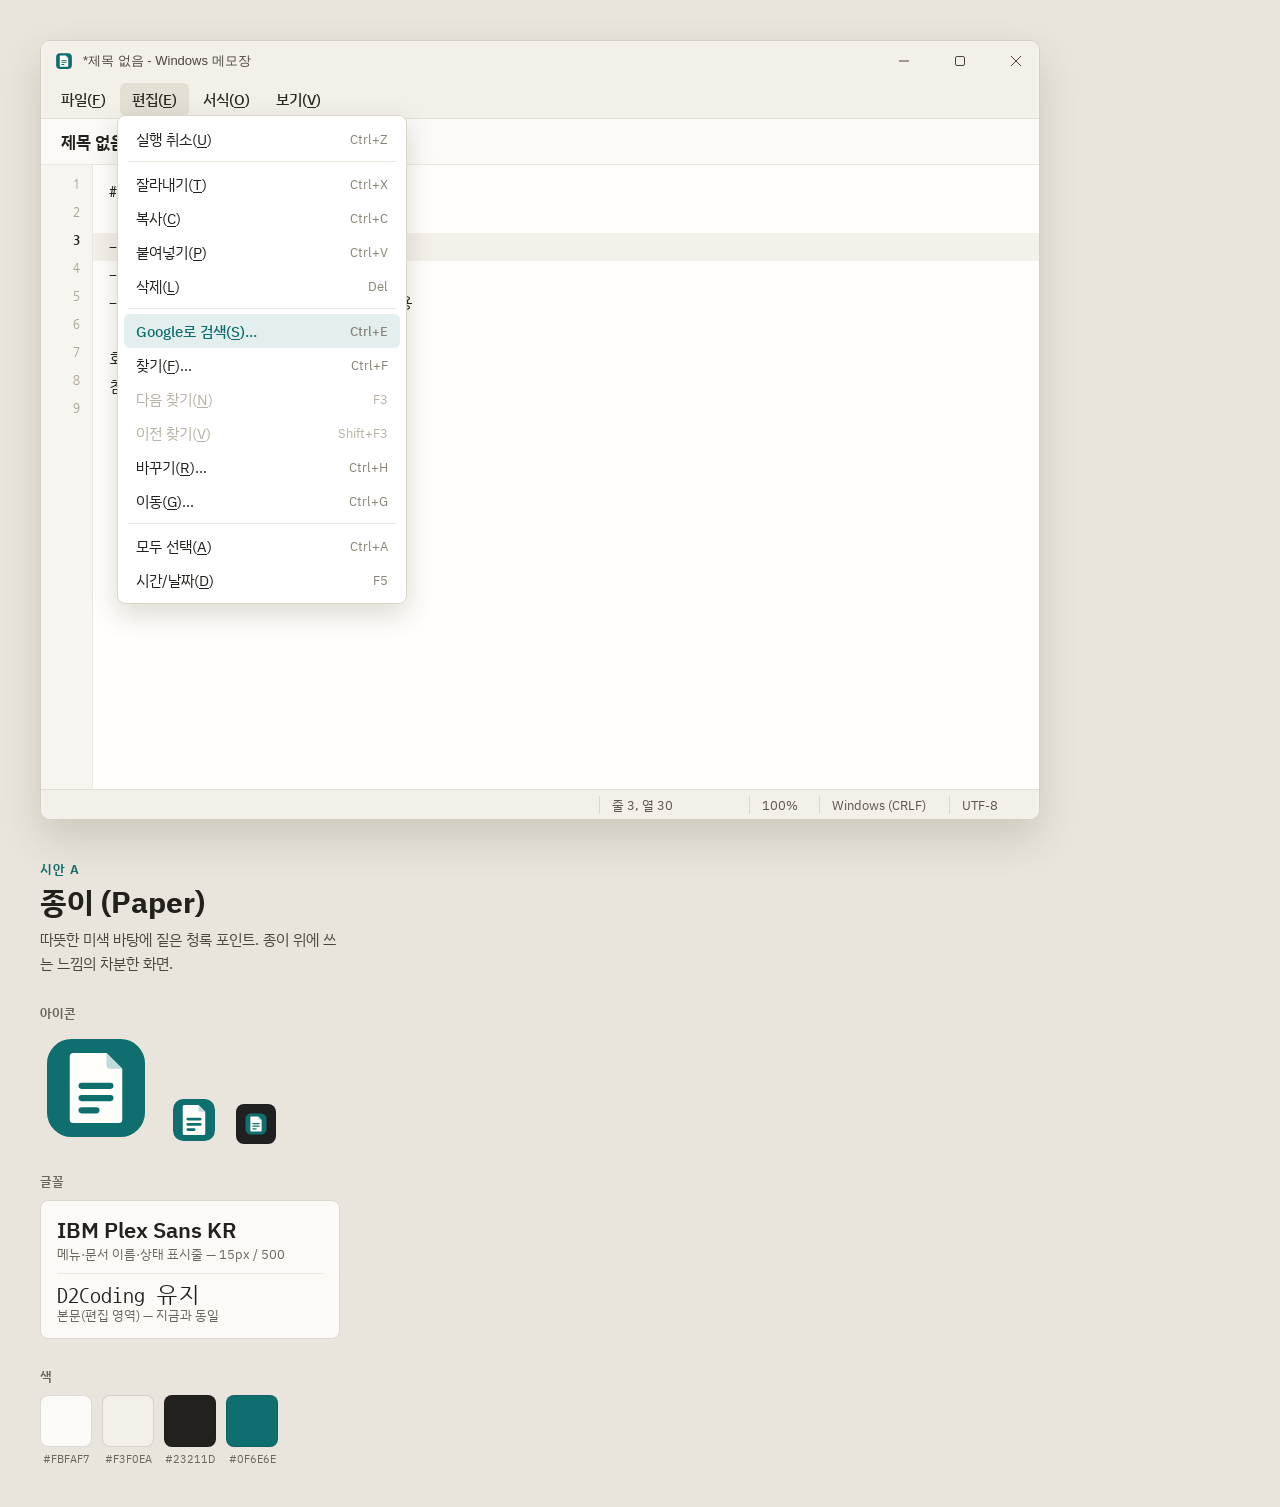
<file: design/concept-a-paper.html>
<!doctype html>
<html lang="ko">
<head>
<meta charset="utf-8">
<meta name="viewport" content="width=device-width, initial-scale=1">
<title>시안 A · 종이 (Paper)</title>
<link rel="preconnect" href="https://fonts.googleapis.com">
<link href="https://fonts.googleapis.com/css2?family=IBM+Plex+Sans+KR:wght@400;500;600;700&family=Nanum+Gothic+Coding:wght@400;700&display=swap" rel="stylesheet">
<style>
  :root {
    --stage: #E9E5DC;
    --chrome: #F3F0EA;        /* 제목 표시줄(DWM 캡션 색), 메뉴 막대, 상태 표시줄 */
    --chrome-text: #2B2924;
    --caption-text: #4A463E;
    --chrome-line: #E4DFD5;
    --menu-active: #E4DFD4;
    --doc-bg: #FBFAF7;        /* 문서 이름 줄 */
    --editor-bg: #FFFEFB;
    --gutter-bg: #F7F5F0;
    --gutter-line: #ECE8DF;
    --line-num: #ADA697;
    --line-num-current: #23211D;
    --current-line: #F4F1EA;
    --selection: #CFE6E3;
    --text: #23211D;
    --accent: #0F6E6E;
    --accent-soft: #E3EFEE;
    --popup-bg: #FFFFFF;
    --popup-line: #DDD7CB;
    --popup-sep: #ECE8DF;
    --popup-hover-bg: #E3EFEE;
    --popup-hover-text: #0F6E6E;
    --accel: #8A8476;
    --disabled: #B9B2A4;
    --status-text: #5B564C;
    --status-sep: #DDD7CB;
    --muted: #6B665B;
    --ui-font: 'IBM Plex Sans KR', sans-serif;
    --mono-font: 'D2Coding', 'Nanum Gothic Coding', monospace;
  }
  * { box-sizing: border-box; }
  body { margin: 0; background: var(--stage); font-family: var(--ui-font); color: var(--text); }
  .stage { display: flex; flex-wrap: wrap; gap: 40px; padding: 40px; }
  .window { position: relative; width: 1000px; max-width: 100%; height: 780px; display: flex; flex-direction: column;
    background: var(--doc-bg); border: 1px solid #D6D0C4; border-radius: 10px; overflow: hidden;
    box-shadow: 0 18px 40px rgba(60,50,30,.16); }
  .caption { height: 40px; display: flex; align-items: center; gap: 10px; padding-left: 14px; background: var(--chrome);
    font: 13px 'Segoe UI', 'Malgun Gothic', sans-serif; color: var(--caption-text); }
  .caption .t { flex: 1; }
  .caption .ctl { width: 46px; height: 40px; display: grid; place-items: center; }
  .menubar { height: 38px; display: flex; align-items: center; gap: 2px; padding: 0 8px; background: var(--chrome);
    border-bottom: 1px solid var(--chrome-line); }
  .menubar div { font-size: 15px; font-weight: 500; padding: 6px 12px; border-radius: 6px; color: var(--chrome-text); }
  .menubar .on { background: var(--menu-active); }
  .docbar { height: 46px; display: flex; align-items: center; gap: 10px; padding: 0 20px; border-bottom: 1px solid var(--gutter-line); }
  .docbar .name { font-size: 17px; font-weight: 600; }
  .docbar .chip { font-size: 12px; font-weight: 500; color: var(--accent); background: var(--accent-soft); padding: 3px 9px; border-radius: 999px; }
  .editor { flex: 1; display: flex; min-height: 0; background: var(--editor-bg); }
  .gutter { width: 52px; padding-top: 12px; background: var(--gutter-bg); border-right: 1px solid var(--gutter-line); }
  .gutter div { height: 28px; line-height: 28px; text-align: right; padding-right: 12px; font: 14px var(--mono-font); color: var(--line-num); }
  .gutter .cur { color: var(--line-num-current); font-weight: 700; }
  .text { flex: 1; padding-top: 12px; font: 16px var(--mono-font); }
  .text div { height: 28px; line-height: 28px; padding-left: 16px; white-space: pre; }
  .text .cur { background: var(--current-line); }
  .text .sel { background: var(--selection); }
  .status { height: 30px; display: flex; align-items: center; background: var(--chrome); border-top: 1px solid var(--chrome-line);
    font-size: 13px; color: var(--status-text); }
  .status .fill { flex: 1; }
  .status div:not(.fill) { padding-left: 12px; border-left: 1px solid var(--status-sep); }
  .popup { position: absolute; left: 76px; top: 74px; width: 290px; padding: 6px 0; background: var(--popup-bg);
    border: 1px solid var(--popup-line); border-radius: 8px; box-shadow: 0 10px 28px rgba(60,50,30,.18); }
  .popup .sep { height: 1px; margin: 5px 10px; background: var(--popup-sep); }
  .popup .row { display: flex; align-items: center; height: 34px; margin: 0 6px; padding: 0 12px; border-radius: 6px; font-size: 14.5px; }
  .popup .row span:first-child { flex: 1; }
  .popup .acc { font-size: 13px; color: var(--accel); }
  .popup .hover { background: var(--popup-hover-bg); color: var(--popup-hover-text); font-weight: 500; }
  .popup .off, .popup .off .acc { color: var(--disabled); }
  u { text-underline-offset: 2px; }
  .spec { width: 300px; display: flex; flex-direction: column; gap: 28px; }
  .spec h1 { margin: 4px 0 0; font-size: 30px; }
  .spec .kicker { font-size: 13px; font-weight: 600; letter-spacing: .08em; color: var(--accent); }
  .spec p { margin: 6px 0 0; font-size: 15px; line-height: 1.6; color: #4A463E; }
  .spec h2 { margin: 0 0 10px; font-size: 13px; font-weight: 600; color: var(--muted); }
  .icons { display: flex; align-items: flex-end; gap: 18px; }
  .icons .dark { background: #202020; border-radius: 8px; padding: 8px; display: flex; }
  .card { background: var(--doc-bg); border: 1px solid var(--popup-line); border-radius: 8px; padding: 14px 16px; }
  .card .big { font-size: 22px; font-weight: 600; }
  .card small { display: block; font-size: 13px; color: var(--muted); }
  .card hr { border: 0; border-top: 1px solid var(--popup-sep); margin: 10px 0; }
  .swatches { display: flex; gap: 10px; }
  .swatches div { display: flex; flex-direction: column; align-items: center; gap: 4px; font-size: 11px; color: var(--muted); }
  .swatches i { width: 52px; height: 52px; border-radius: 8px; border: 1px solid rgba(0,0,0,.12); }
</style>
</head>
<body>
<div class="stage">
  <div class="window">
    <div class="caption">
      <img src="icons/icon-a-paper.svg" width="18" height="18" alt="">
      <span class="t">*제목 없음 - Windows 메모장</span>
      <span class="ctl"><svg width="10" height="10" aria-hidden="true"><path d="M0 5h10" stroke="currentColor"/></svg></span>
      <span class="ctl"><svg width="10" height="10" aria-hidden="true"><rect x=".5" y=".5" width="9" height="9" rx="1.5" fill="none" stroke="currentColor"/></svg></span>
      <span class="ctl"><svg width="10" height="10" aria-hidden="true"><path d="M0 0l10 10M10 0L0 10" stroke="currentColor"/></svg></span>
    </div>
    <div class="menubar" id="menubar"></div>
    <div class="docbar"><span class="name">제목 없음</span><span class="chip">수정됨</span></div>
    <div class="editor"><div class="gutter" id="gutter"></div><div class="text" id="text"></div></div>
    <div class="status">
      <div class="fill"></div><div style="width:150px">줄 3, 열 30</div><div style="width:70px">100%</div>
      <div style="width:130px">Windows (CRLF)</div><div style="width:90px">UTF-8</div>
    </div>
    <div class="popup" id="popup"></div>
  </div>

  <div class="spec">
    <div><div class="kicker">시안 A</div><h1>종이 (Paper)</h1>
      <p>따뜻한 미색 바탕에 짙은 청록 포인트. 종이 위에 쓰는 느낌의 차분한 화면.</p></div>
    <div><h2>아이콘</h2>
      <div class="icons">
        <img src="icons/icon-a-paper.svg" width="112" height="112" alt="종이 아이콘">
        <img src="icons/icon-a-paper.svg" width="48" height="48" alt="">
        <span class="dark"><img src="icons/icon-a-paper.svg" width="24" height="24" alt=""></span>
      </div></div>
    <div><h2>글꼴</h2>
      <div class="card"><div class="big">IBM Plex Sans KR</div><small>메뉴·문서 이름·상태 표시줄 — 15px / 500</small><hr>
        <div class="big" style="font-family: var(--mono-font); font-weight: 400">D2Coding 유지</div><small>본문(편집 영역) — 지금과 동일</small></div></div>
    <div><h2>색</h2>
      <div class="swatches">
        <div><i style="background:#FBFAF7"></i>#FBFAF7</div><div><i style="background:#F3F0EA"></i>#F3F0EA</div>
        <div><i style="background:#23211D"></i>#23211D</div><div><i style="background:#0F6E6E"></i>#0F6E6E</div>
      </div></div>
  </div>
</div>

<script>
  // 메뉴 막대, 본문 줄, 편집 메뉴 항목은 반복되는 부분이라 데이터로 그린다 (시안 B와 같은 구조).
  const menus = [['파일', 'F'], ['편집', 'E', true], ['서식', 'O'], ['보기', 'V']];
  document.getElementById('menubar').innerHTML = menus
    .map(([l, k, on]) => `<div class="${on ? 'on' : ''}">${l}(<u>${k}</u>)</div>`).join('');

  const lines = [
    ['# 10월 프로젝트 메모'], [''], ['- 메뉴 이름을 ', 'Google로 검색', '으로 바꿈'],
    ['- 줄 번호, 마크다운 미리 보기 확인'], ['- 다음 할 일: 새 아이콘과 UI 글꼴 적용'], [''],
    ['회의: 10월 20일 오후 3시'], ['참석: 디자인, 개발'], ['']
  ];
  const CURRENT = 2;
  document.getElementById('gutter').innerHTML = lines
    .map((_, i) => `<div class="${i === CURRENT ? 'cur' : ''}">${i + 1}</div>`).join('');
  document.getElementById('text').innerHTML = lines
    .map(([pre, sel = '', post = ''], i) =>
      `<div class="${i === CURRENT ? 'cur' : ''}">${pre}<span class="sel">${sel}</span>${post}</div>`).join('');

  const items = [
    ['실행 취소', 'U', '', 'Ctrl+Z'], null,
    ['잘라내기', 'T', '', 'Ctrl+X'], ['복사', 'C', '', 'Ctrl+C'], ['붙여넣기', 'P', '', 'Ctrl+V'], ['삭제', 'L', '', 'Del'], null,
    ['Google로 검색', 'S', '...', 'Ctrl+E', 'hover'], ['찾기', 'F', '...', 'Ctrl+F'],
    ['다음 찾기', 'N', '', 'F3', 'off'], ['이전 찾기', 'V', '', 'Shift+F3', 'off'],
    ['바꾸기', 'R', '...', 'Ctrl+H'], ['이동', 'G', '...', 'Ctrl+G'], null,
    ['모두 선택', 'A', '', 'Ctrl+A'], ['시간/날짜', 'D', '', 'F5']
  ];
  document.getElementById('popup').innerHTML = items
    .map((it) => !it ? '<div class="sep"></div>' :
      `<div class="row ${it[4] || ''}"><span>${it[0]}(<u>${it[1]}</u>)${it[2]}</span><span class="acc">${it[3]}</span></div>`).join('');
</script>
</body>
</html>
</file>
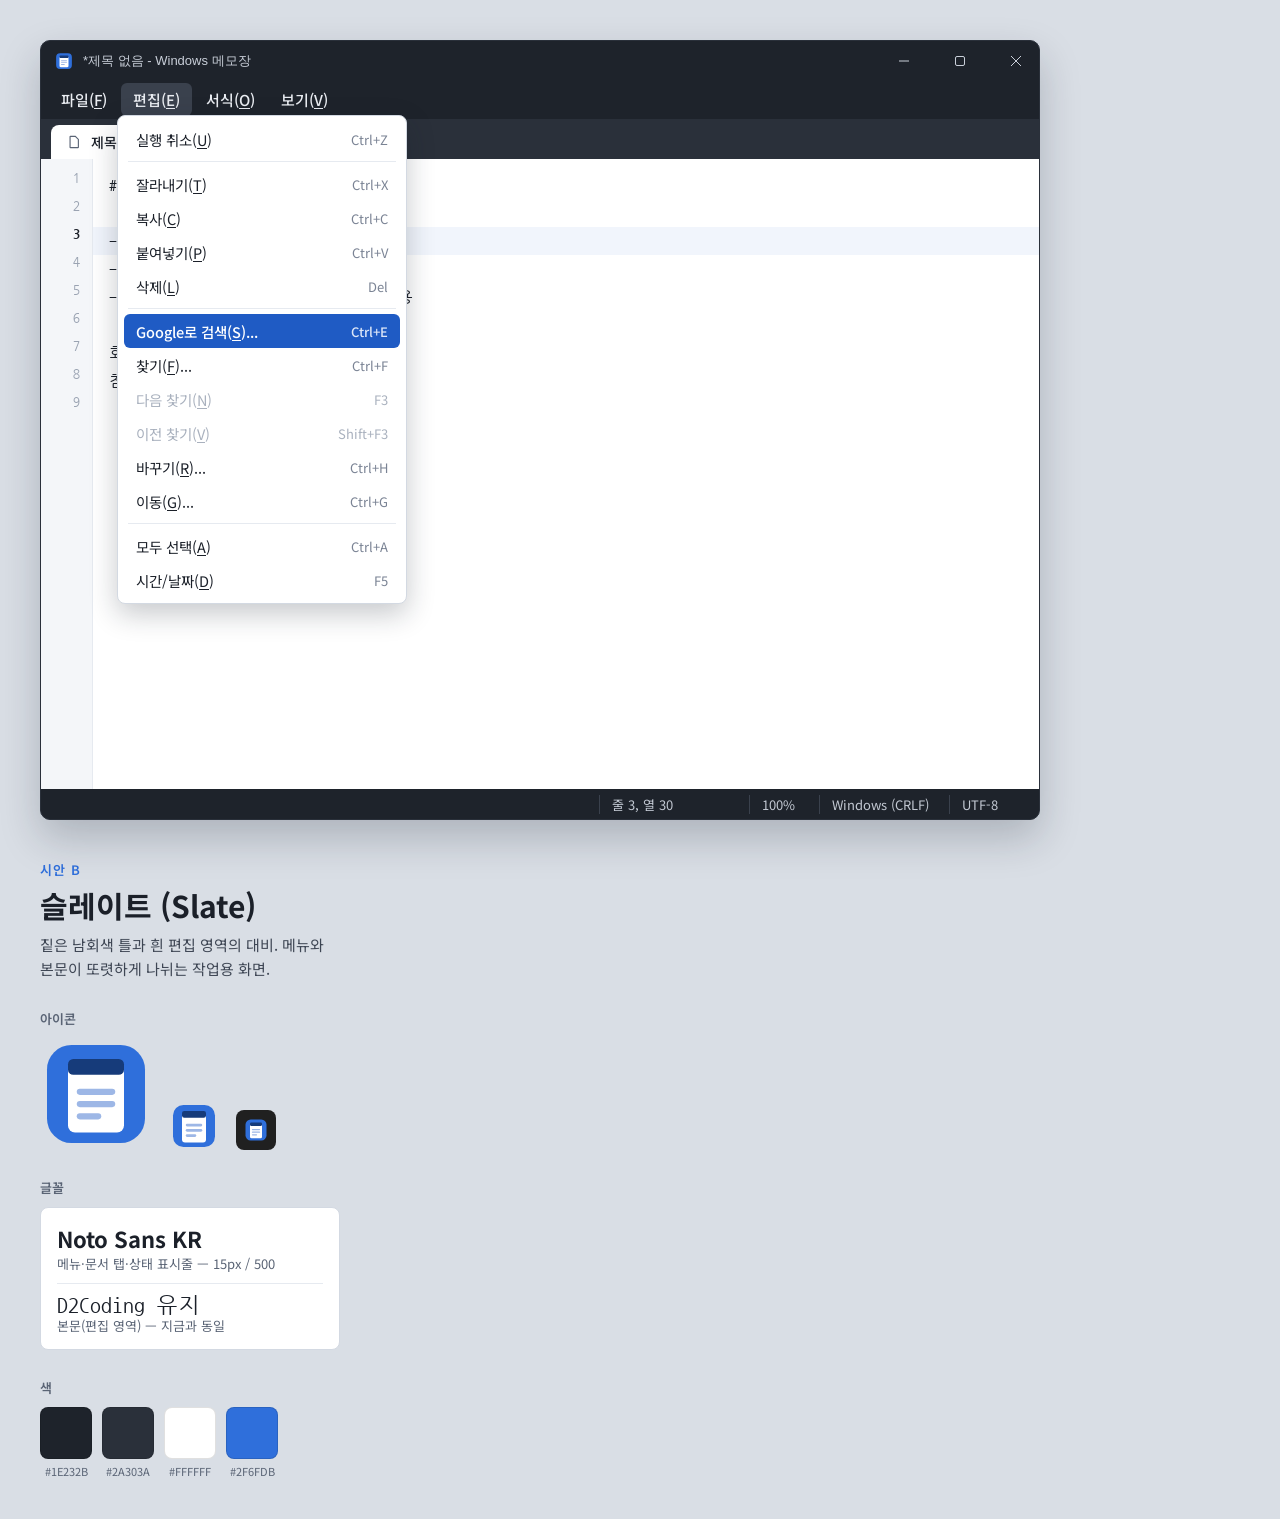
<file: design/concept-b-slate.html>
<!doctype html>
<html lang="ko">
<head>
<meta charset="utf-8">
<meta name="viewport" content="width=device-width, initial-scale=1">
<title>시안 B · 슬레이트 (Slate)</title>
<link rel="preconnect" href="https://fonts.googleapis.com">
<link href="https://fonts.googleapis.com/css2?family=Noto+Sans+KR:wght@400;500;700&family=Nanum+Gothic+Coding:wght@400;700&display=swap" rel="stylesheet">
<style>
  :root {
    --stage: #D9DEE5;
    --chrome: #1E232B;        /* 제목 표시줄(DWM 캡션 색), 메뉴 막대, 상태 표시줄 */
    --chrome-text: #E9ECF1;
    --caption-text: #C9CFD9;
    --chrome-line: #1E232B;
    --menu-active: #3A414D;
    --doc-bg: #2A303A;        /* 문서 탭 줄 */
    --tab-bg: #FFFFFF;
    --editor-bg: #FFFFFF;
    --gutter-bg: #F4F6F9;
    --gutter-line: #E6EAF0;
    --line-num: #9AA3B2;
    --line-num-current: #1B2029;
    --current-line: #F1F5FC;
    --selection: #CFE0FA;
    --text: #1B2029;
    --accent: #2F6FDB;
    --accent-soft: #EAF1FD;
    --popup-bg: #FFFFFF;
    --popup-line: #D3D9E2;
    --popup-sep: #E6EAF0;
    --popup-hover-bg: #1F5BC4;
    --popup-hover-text: #FFFFFF;
    --accel: #7A8394;
    --disabled: #A9B1BE;
    --status-text: #C3C9D3;
    --status-sep: #3A414D;
    --muted: #5A6475;
    --ui-font: 'Noto Sans KR', sans-serif;
    --mono-font: 'D2Coding', 'Nanum Gothic Coding', monospace;
  }
  * { box-sizing: border-box; }
  body { margin: 0; background: var(--stage); font-family: var(--ui-font); color: var(--text); }
  .stage { display: flex; flex-wrap: wrap; gap: 40px; padding: 40px; }
  .window { position: relative; width: 1000px; max-width: 100%; height: 780px; display: flex; flex-direction: column;
    background: var(--doc-bg); border: 1px solid #2A303A; border-radius: 10px; overflow: hidden;
    box-shadow: 0 18px 40px rgba(20,28,40,.22); }
  .caption { height: 40px; display: flex; align-items: center; gap: 10px; padding-left: 14px; background: var(--chrome);
    font: 13px 'Segoe UI', 'Malgun Gothic', sans-serif; color: var(--caption-text); }
  .caption .t { flex: 1; }
  .caption .ctl { width: 46px; height: 40px; display: grid; place-items: center; }
  .menubar { height: 38px; display: flex; align-items: center; gap: 2px; padding: 0 8px; background: var(--chrome);
    border-bottom: 1px solid var(--chrome-line); }
  .menubar div { font-size: 15px; font-weight: 500; padding: 6px 12px; border-radius: 6px; color: var(--chrome-text); }
  .menubar .on { background: var(--menu-active); }
  .tabs { height: 40px; display: flex; align-items: flex-end; padding: 0 10px; background: var(--doc-bg); }
  .tab { height: 34px; display: flex; align-items: center; gap: 10px; padding: 0 16px; background: var(--tab-bg); border-radius: 8px 8px 0 0; }
  .tab .name { font-size: 14px; font-weight: 500; }
  .tab .dot { width: 8px; height: 8px; border-radius: 999px; background: var(--accent); }
  .editor { flex: 1; display: flex; min-height: 0; background: var(--editor-bg); }
  .gutter { width: 52px; padding-top: 12px; background: var(--gutter-bg); border-right: 1px solid var(--gutter-line); }
  .gutter div { height: 28px; line-height: 28px; text-align: right; padding-right: 12px; font: 14px var(--mono-font); color: var(--line-num); }
  .gutter .cur { color: var(--line-num-current); font-weight: 700; }
  .text { flex: 1; padding-top: 12px; font: 16px var(--mono-font); }
  .text div { height: 28px; line-height: 28px; padding-left: 16px; white-space: pre; }
  .text .cur { background: var(--current-line); }
  .text .sel { background: var(--selection); }
  .status { height: 30px; display: flex; align-items: center; background: var(--chrome); border-top: 1px solid var(--chrome-line);
    font-size: 13px; color: var(--status-text); }
  .status .fill { flex: 1; }
  .status div:not(.fill) { padding-left: 12px; border-left: 1px solid var(--status-sep); }
  .popup { position: absolute; left: 76px; top: 74px; width: 290px; padding: 6px 0; background: var(--popup-bg);
    border: 1px solid var(--popup-line); border-radius: 8px; box-shadow: 0 10px 28px rgba(20,28,40,.24); }
  .popup .sep { height: 1px; margin: 5px 10px; background: var(--popup-sep); }
  .popup .row { display: flex; align-items: center; height: 34px; margin: 0 6px; padding: 0 12px; border-radius: 6px; font-size: 14.5px; }
  .popup .row span:first-child { flex: 1; }
  .popup .acc { font-size: 13px; color: var(--accel); }
  .popup .hover { background: var(--popup-hover-bg); color: var(--popup-hover-text); font-weight: 500; }
  .popup .hover .acc { color: #DCE6F8; }
  .popup .off, .popup .off .acc { color: var(--disabled); }
  u { text-underline-offset: 2px; }
  .spec { width: 300px; display: flex; flex-direction: column; gap: 28px; }
  .spec h1 { margin: 4px 0 0; font-size: 30px; }
  .spec .kicker { font-size: 13px; font-weight: 600; letter-spacing: .08em; color: var(--accent); }
  .spec p { margin: 6px 0 0; font-size: 15px; line-height: 1.6; color: #3E4654; }
  .spec h2 { margin: 0 0 10px; font-size: 13px; font-weight: 600; color: var(--muted); }
  .icons { display: flex; align-items: flex-end; gap: 18px; }
  .icons .dark { background: #202020; border-radius: 8px; padding: 8px; display: flex; }
  .card { background: #FFFFFF; border: 1px solid var(--popup-line); border-radius: 8px; padding: 14px 16px; }
  .card .big { font-size: 22px; font-weight: 700; }
  .card small { display: block; font-size: 13px; color: var(--muted); }
  .card hr { border: 0; border-top: 1px solid var(--popup-sep); margin: 10px 0; }
  .swatches { display: flex; gap: 10px; }
  .swatches div { display: flex; flex-direction: column; align-items: center; gap: 4px; font-size: 11px; color: var(--muted); }
  .swatches i { width: 52px; height: 52px; border-radius: 8px; border: 1px solid rgba(0,0,0,.12); }
</style>
</head>
<body>
<div class="stage">
  <div class="window">
    <div class="caption">
      <img src="icons/icon-b-slate.svg" width="18" height="18" alt="">
      <span class="t">*제목 없음 - Windows 메모장</span>
      <span class="ctl"><svg width="10" height="10" aria-hidden="true"><path d="M0 5h10" stroke="currentColor"/></svg></span>
      <span class="ctl"><svg width="10" height="10" aria-hidden="true"><rect x=".5" y=".5" width="9" height="9" rx="1.5" fill="none" stroke="currentColor"/></svg></span>
      <span class="ctl"><svg width="10" height="10" aria-hidden="true"><path d="M0 0l10 10M10 0L0 10" stroke="currentColor"/></svg></span>
    </div>
    <div class="menubar" id="menubar"></div>
    <div class="tabs"><div class="tab"><svg width="14" height="14" viewBox="0 0 16 16" aria-hidden="true"><path d="M4 1.5h5.5L13 5v9a.5.5 0 0 1-.5.5h-8.5A.5.5 0 0 1 3.5 14V2a.5.5 0 0 1 .5-.5z" fill="none" stroke="#5A6475" stroke-width="1.3"/></svg><span class="name">제목 없음</span><span class="dot" title="수정됨"></span></div></div>
    <div class="editor"><div class="gutter" id="gutter"></div><div class="text" id="text"></div></div>
    <div class="status">
      <div class="fill"></div><div style="width:150px">줄 3, 열 30</div><div style="width:70px">100%</div>
      <div style="width:130px">Windows (CRLF)</div><div style="width:90px">UTF-8</div>
    </div>
    <div class="popup" id="popup"></div>
  </div>

  <div class="spec">
    <div><div class="kicker">시안 B</div><h1>슬레이트 (Slate)</h1>
      <p>짙은 남회색 틀과 흰 편집 영역의 대비. 메뉴와 본문이 또렷하게 나뉘는 작업용 화면.</p></div>
    <div><h2>아이콘</h2>
      <div class="icons">
        <img src="icons/icon-b-slate.svg" width="112" height="112" alt="메모지 아이콘">
        <img src="icons/icon-b-slate.svg" width="48" height="48" alt="">
        <span class="dark"><img src="icons/icon-b-slate.svg" width="24" height="24" alt=""></span>
      </div></div>
    <div><h2>글꼴</h2>
      <div class="card"><div class="big">Noto Sans KR</div><small>메뉴·문서 탭·상태 표시줄 — 15px / 500</small><hr>
        <div class="big" style="font-family: var(--mono-font); font-weight: 400">D2Coding 유지</div><small>본문(편집 영역) — 지금과 동일</small></div></div>
    <div><h2>색</h2>
      <div class="swatches">
        <div><i style="background:#1E232B"></i>#1E232B</div><div><i style="background:#2A303A"></i>#2A303A</div>
        <div><i style="background:#FFFFFF"></i>#FFFFFF</div><div><i style="background:#2F6FDB"></i>#2F6FDB</div>
      </div></div>
  </div>
</div>

<script>
  // 메뉴 막대, 본문 줄, 편집 메뉴 항목은 반복되는 부분이라 데이터로 그린다 (시안 A와 같은 구조).
  const menus = [['파일', 'F'], ['편집', 'E', true], ['서식', 'O'], ['보기', 'V']];
  document.getElementById('menubar').innerHTML = menus
    .map(([l, k, on]) => `<div class="${on ? 'on' : ''}">${l}(<u>${k}</u>)</div>`).join('');

  const lines = [
    ['# 10월 프로젝트 메모'], [''], ['- 메뉴 이름을 ', 'Google로 검색', '으로 바꿈'],
    ['- 줄 번호, 마크다운 미리 보기 확인'], ['- 다음 할 일: 새 아이콘과 UI 글꼴 적용'], [''],
    ['회의: 10월 20일 오후 3시'], ['참석: 디자인, 개발'], ['']
  ];
  const CURRENT = 2;
  document.getElementById('gutter').innerHTML = lines
    .map((_, i) => `<div class="${i === CURRENT ? 'cur' : ''}">${i + 1}</div>`).join('');
  document.getElementById('text').innerHTML = lines
    .map(([pre, sel = '', post = ''], i) =>
      `<div class="${i === CURRENT ? 'cur' : ''}">${pre}<span class="sel">${sel}</span>${post}</div>`).join('');

  const items = [
    ['실행 취소', 'U', '', 'Ctrl+Z'], null,
    ['잘라내기', 'T', '', 'Ctrl+X'], ['복사', 'C', '', 'Ctrl+C'], ['붙여넣기', 'P', '', 'Ctrl+V'], ['삭제', 'L', '', 'Del'], null,
    ['Google로 검색', 'S', '...', 'Ctrl+E', 'hover'], ['찾기', 'F', '...', 'Ctrl+F'],
    ['다음 찾기', 'N', '', 'F3', 'off'], ['이전 찾기', 'V', '', 'Shift+F3', 'off'],
    ['바꾸기', 'R', '...', 'Ctrl+H'], ['이동', 'G', '...', 'Ctrl+G'], null,
    ['모두 선택', 'A', '', 'Ctrl+A'], ['시간/날짜', 'D', '', 'F5']
  ];
  document.getElementById('popup').innerHTML = items
    .map((it) => !it ? '<div class="sep"></div>' :
      `<div class="row ${it[4] || ''}"><span>${it[0]}(<u>${it[1]}</u>)${it[2]}</span><span class="acc">${it[3]}</span></div>`).join('');
</script>
</body>
</html>
</file>
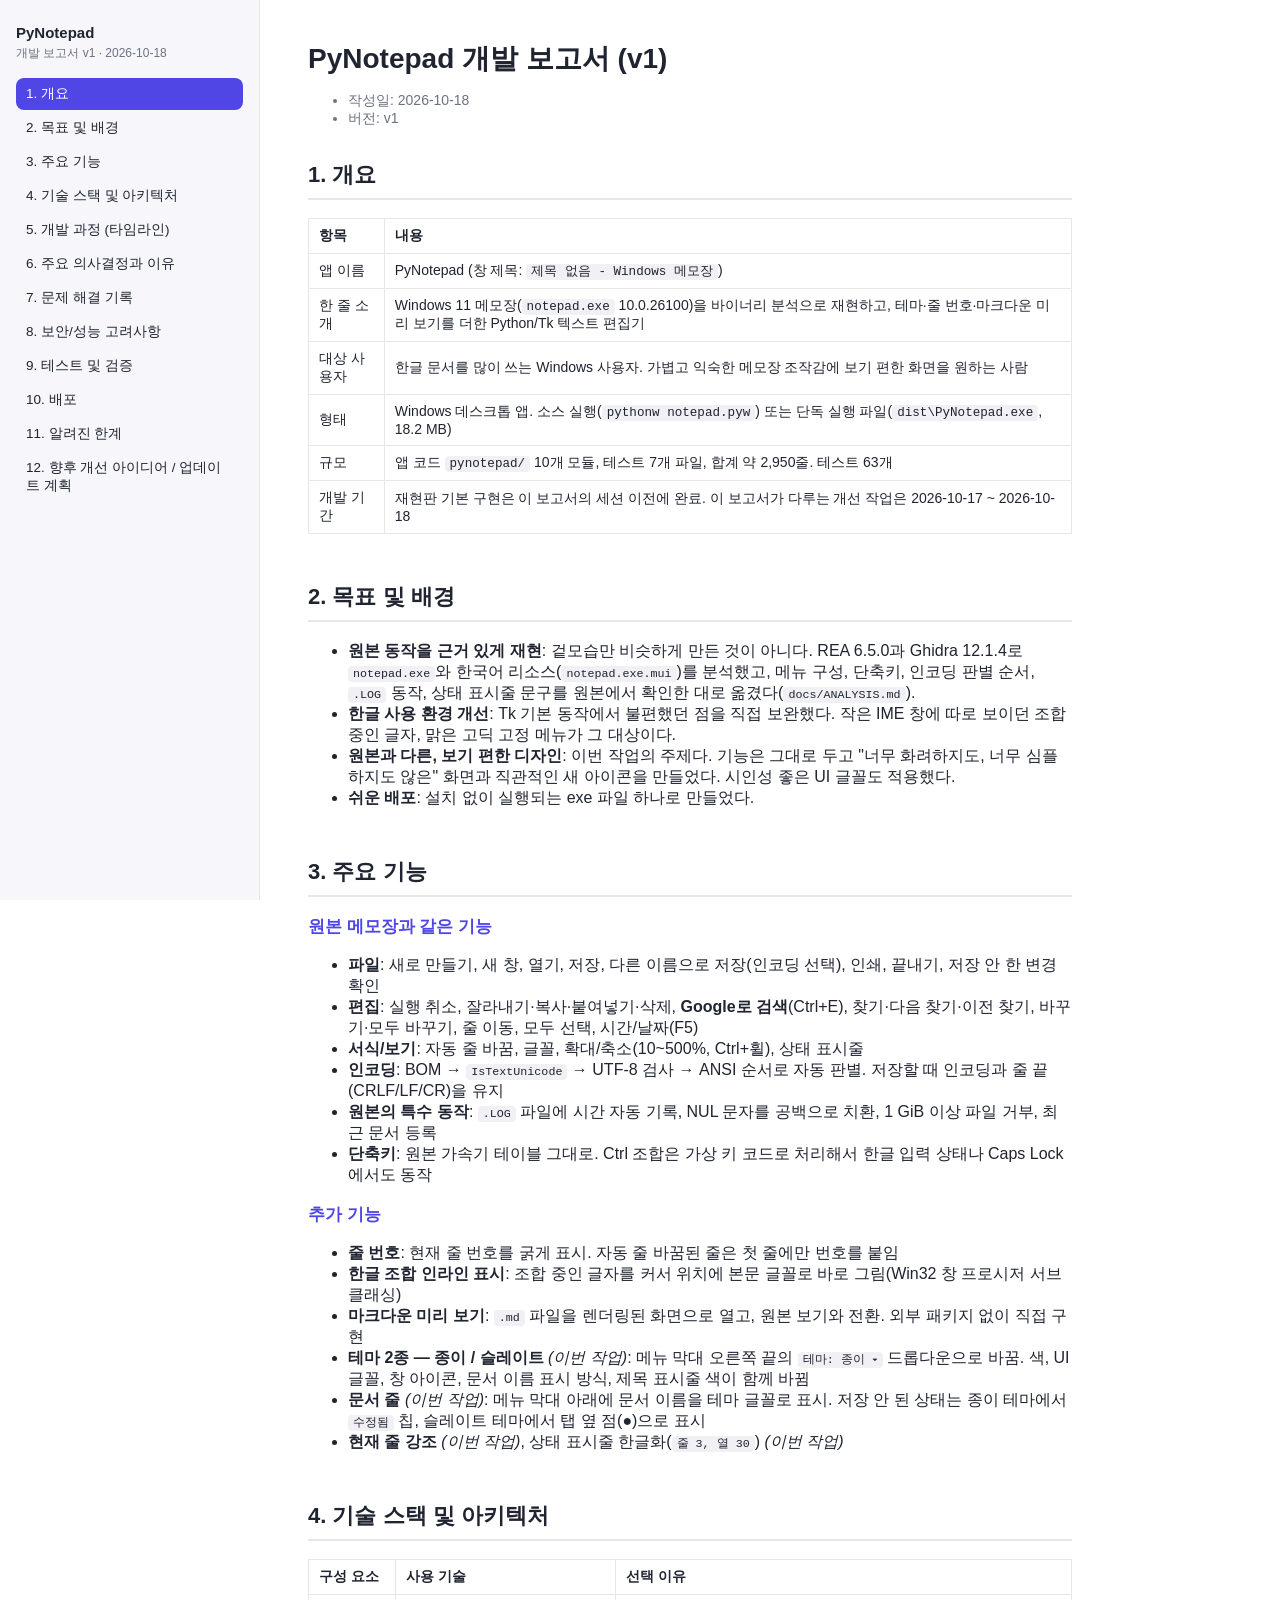
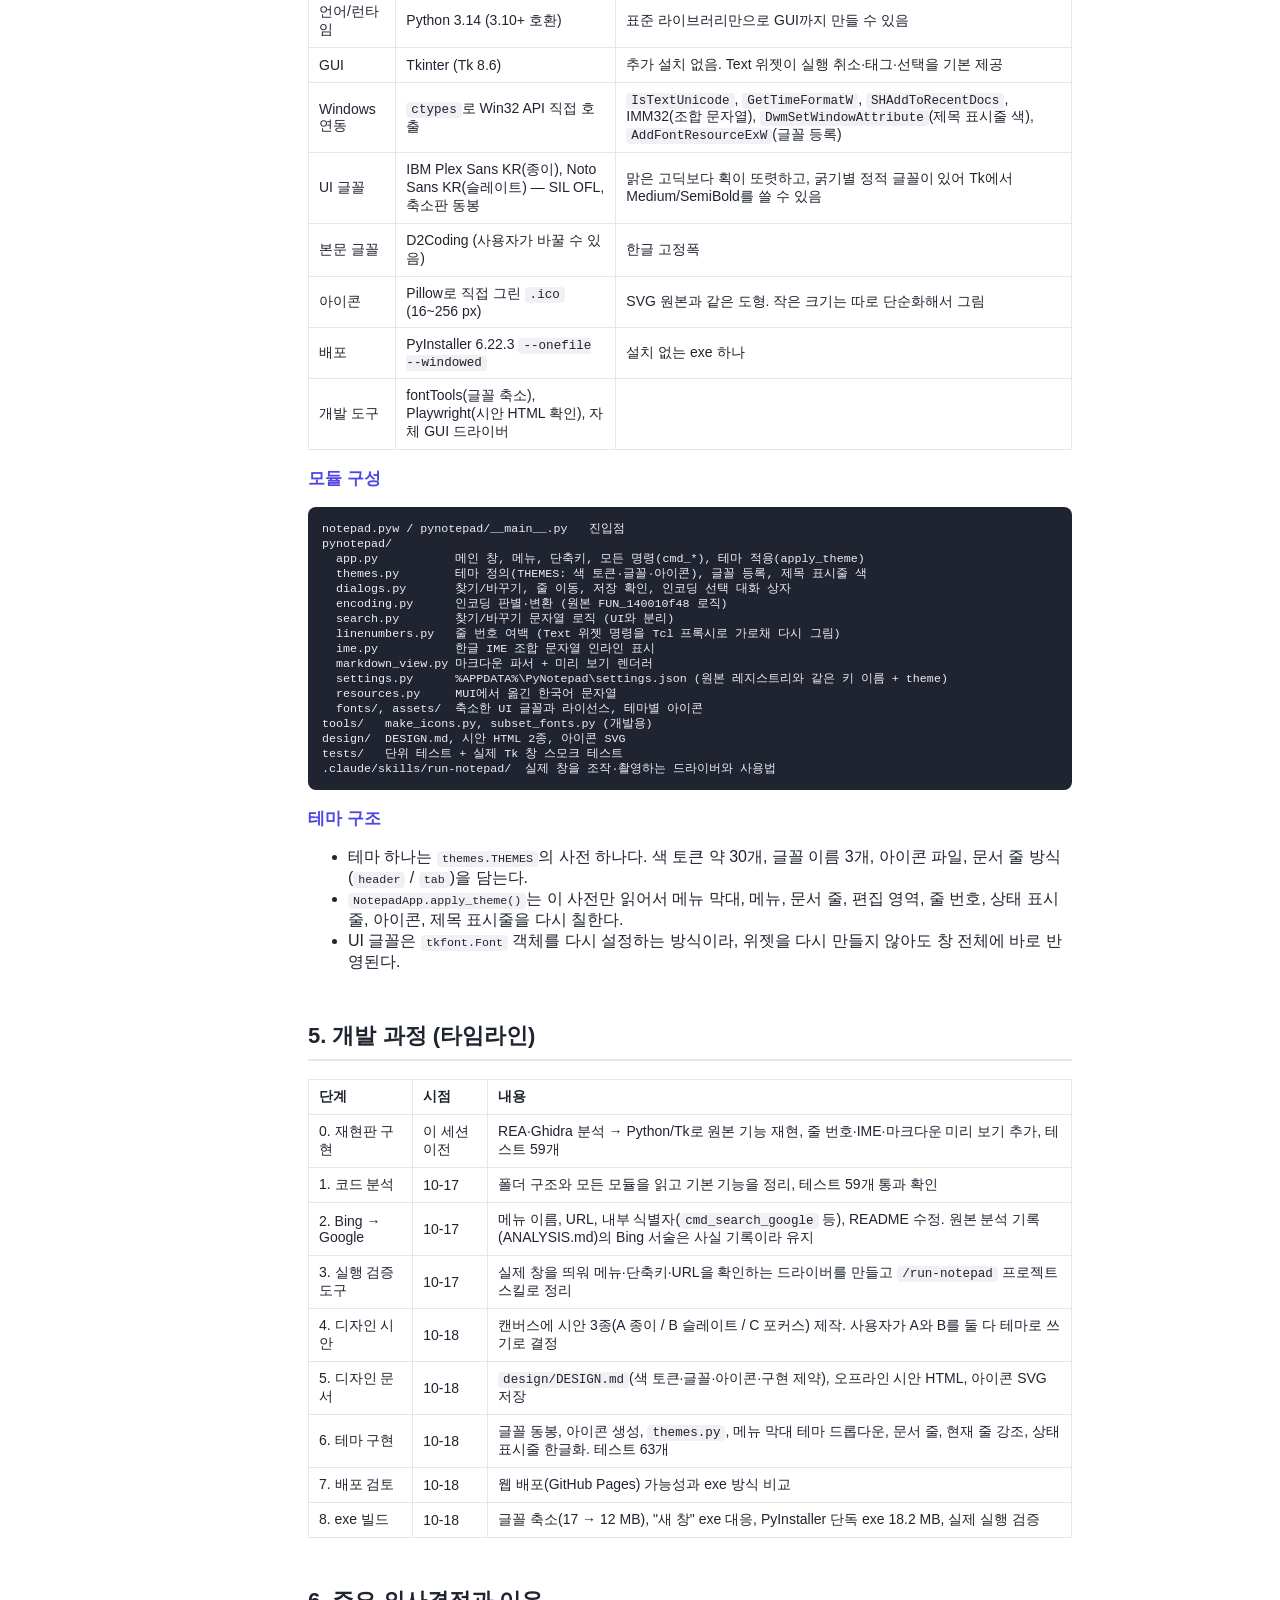
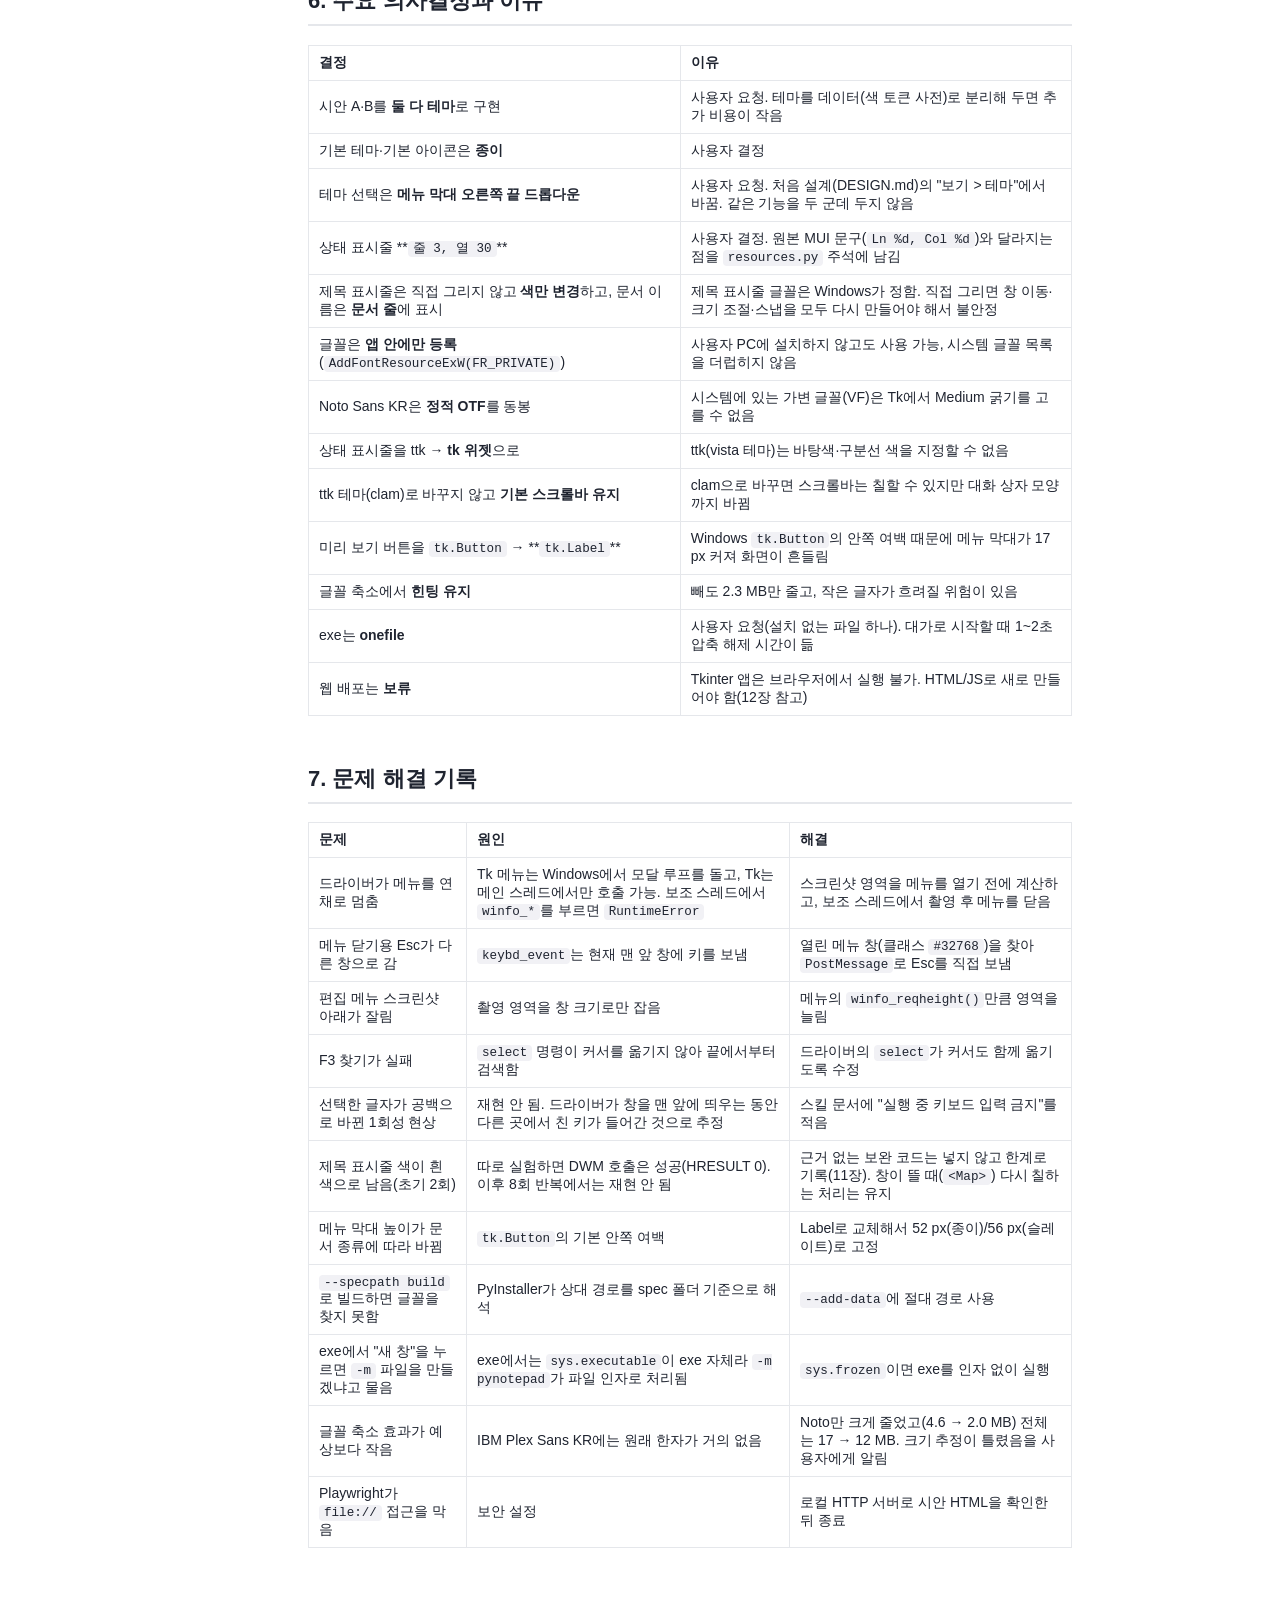
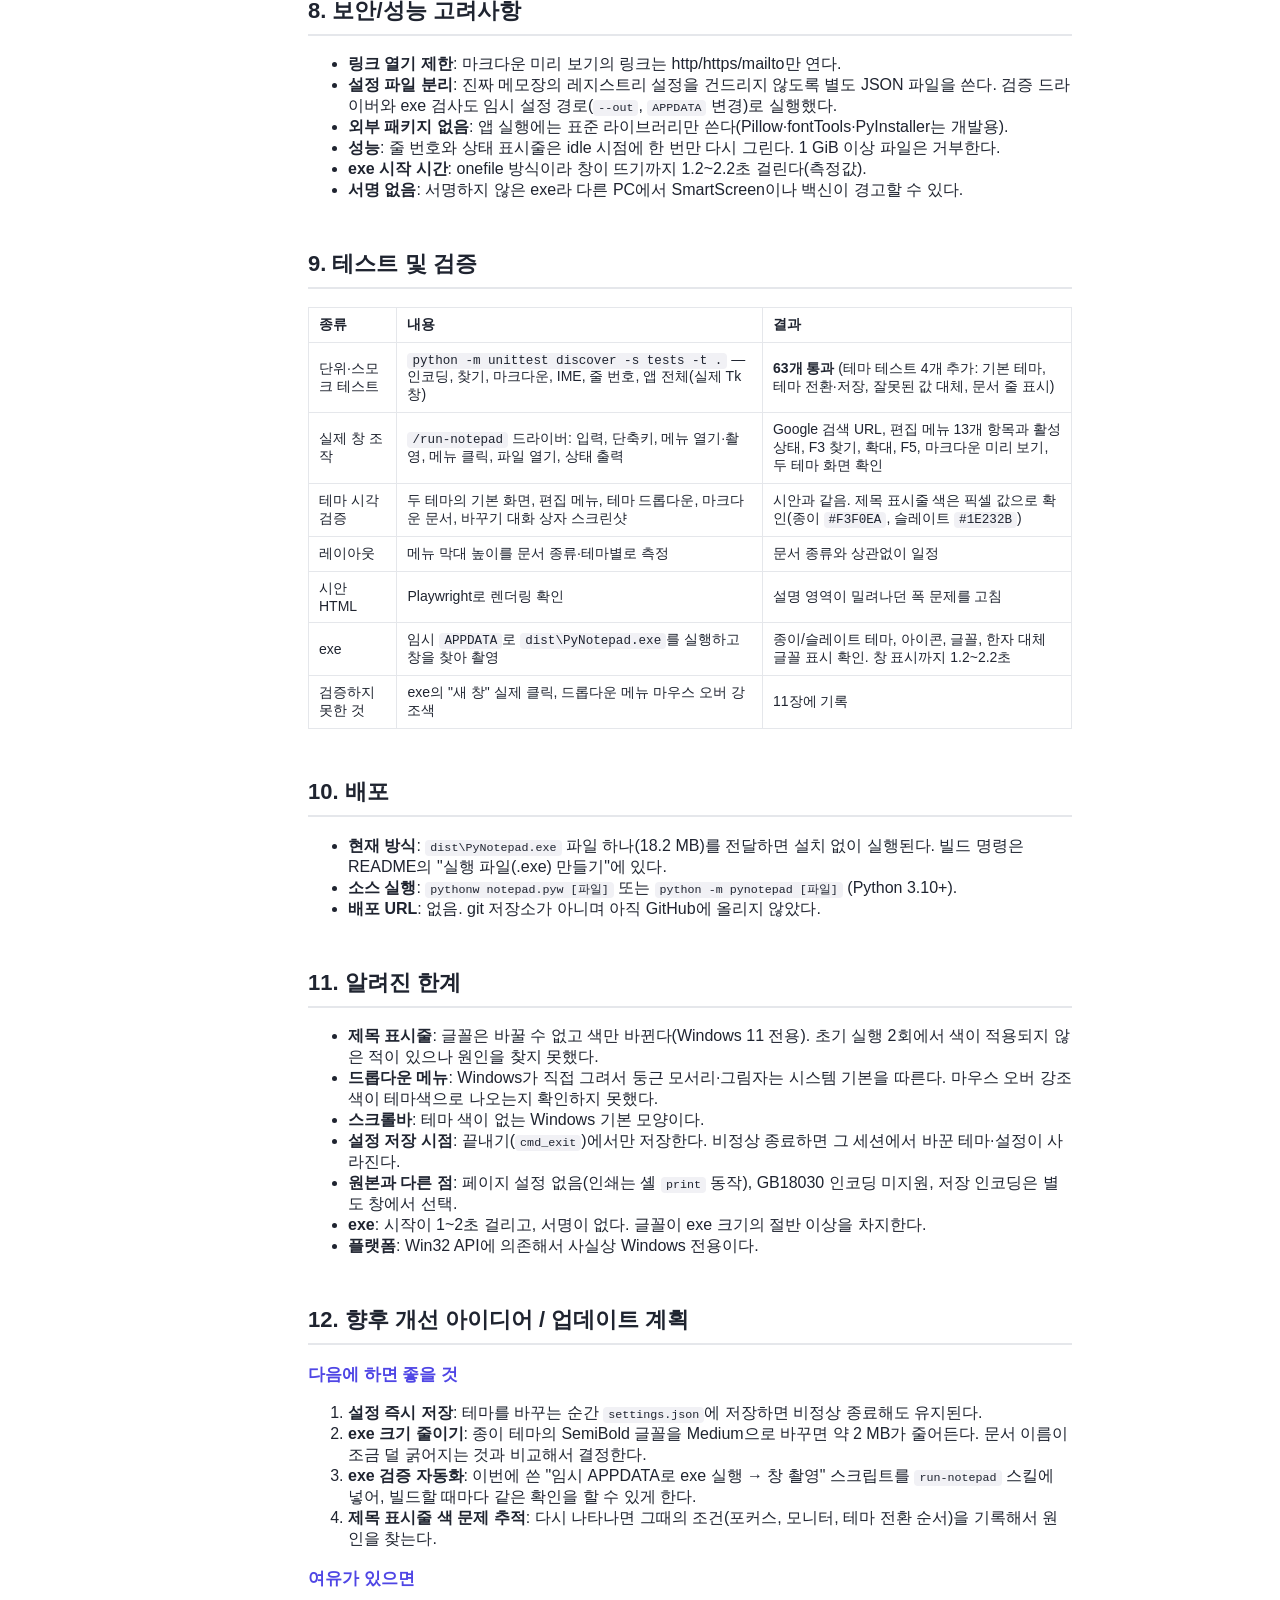
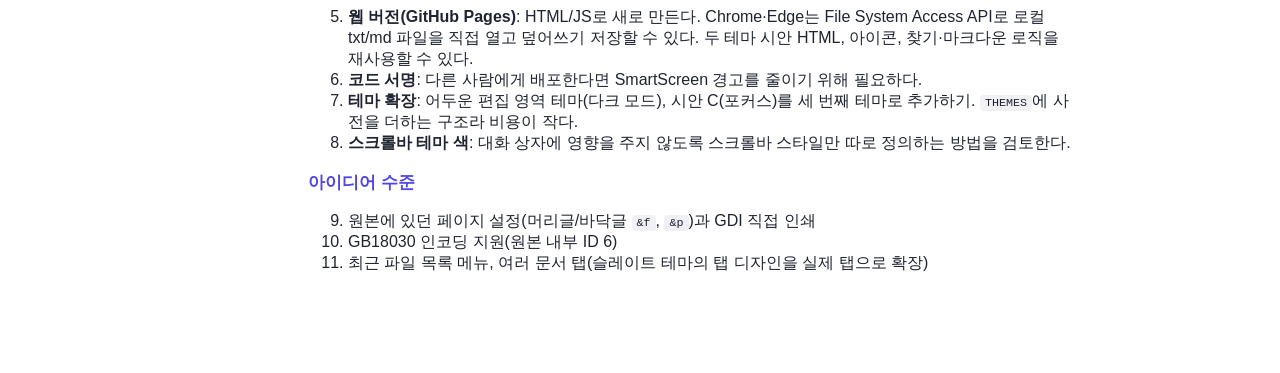
<file: docs/Development_Report_v1.html>
<!DOCTYPE html>
<html lang="ko">
<head>
<meta charset="UTF-8">
<meta name="viewport" content="width=device-width, initial-scale=1.0">
<title>PyNotepad 개발 보고서 v1</title>
<style>
  :root { --sidebar-w: 260px; --accent: #4F46E5; --text: #1f2430; --muted: #6b7280; --bg: #ffffff; --panel: #f7f7fb; --border: #e5e7eb; }
  * { box-sizing: border-box; }
  body { margin: 0; font-family: -apple-system, "Segoe UI", "Noto Sans KR", sans-serif; color: var(--text); background: var(--bg); }
  .layout { display: flex; min-height: 100vh; }
  nav.sidebar { position: sticky; top: 0; align-self: flex-start; width: var(--sidebar-w); flex-shrink: 0; height: 100vh; overflow-y: auto; padding: 24px 16px; background: var(--panel); border-right: 1px solid var(--border); }
  nav.sidebar h1 { font-size: 15px; margin: 0 0 4px; }
  nav.sidebar .meta { font-size: 12px; color: var(--muted); margin-bottom: 16px; }
  nav.sidebar a { display: block; padding: 7px 10px; margin: 2px 0; font-size: 13.5px; color: var(--text); text-decoration: none; border-radius: 8px; }
  nav.sidebar a:hover { background: #eceafd; }
  nav.sidebar a.active { background: var(--accent); color: #fff; }
  main { flex: 1; min-width: 0; padding: 40px 48px; max-width: 860px; }
  main section { margin-bottom: 48px; scroll-margin-top: 24px; }
  main h2 { font-size: 22px; border-bottom: 2px solid var(--border); padding-bottom: 8px; }
  main h3 { font-size: 17px; color: var(--accent); }
  main table { border-collapse: collapse; width: 100%; margin: 12px 0; }
  main th, main td { border: 1px solid var(--border); padding: 8px 10px; font-size: 14px; text-align: left; }
  main code { background: #f1f1f5; padding: 1px 5px; border-radius: 4px; font-size: 0.9em; }
  main pre { background: #1f2430; color: #eee; padding: 14px; border-radius: 8px; overflow-x: auto; }
  main pre code { background: none; padding: 0; color: inherit; }
  @media (max-width: 800px) {
    .layout { flex-direction: column; }
    nav.sidebar { position: relative; width: 100%; height: auto; border-right: none; border-bottom: 1px solid var(--border); }
  }
</style>
</head>
<body>
<div class="layout">
  <nav class="sidebar" id="sidebar">
    <h1>PyNotepad</h1>
    <div class="meta">개발 보고서 v1 · 2026-10-18</div>
    <a href="#sec-1">1. 개요</a>
    <a href="#sec-2">2. 목표 및 배경</a>
    <a href="#sec-3">3. 주요 기능</a>
    <a href="#sec-4">4. 기술 스택 및 아키텍처</a>
    <a href="#sec-5">5. 개발 과정 (타임라인)</a>
    <a href="#sec-6">6. 주요 의사결정과 이유</a>
    <a href="#sec-7">7. 문제 해결 기록</a>
    <a href="#sec-8">8. 보안/성능 고려사항</a>
    <a href="#sec-9">9. 테스트 및 검증</a>
    <a href="#sec-10">10. 배포</a>
    <a href="#sec-11">11. 알려진 한계</a>
    <a href="#sec-12">12. 향후 개선 아이디어 / 업데이트 계획</a>
  </nav>
  <main id="content">
<header style="margin-bottom:32px"><h1 style="font-size:28px;margin:0 0 8px">PyNotepad 개발 보고서 (v1)</h1><ul style="color:var(--muted);font-size:14px"><li>작성일: 2026-10-18</li><li>버전: v1</li></ul></header>
    <section id="sec-1"><h2>1. 개요</h2>
<table><thead><tr><th>항목</th><th>내용</th></tr></thead><tbody><tr><td>앱 이름</td><td>PyNotepad (창 제목: <code>제목 없음 - Windows 메모장</code>)</td></tr><tr><td>한 줄 소개</td><td>Windows 11 메모장(<code>notepad.exe</code> 10.0.26100)을 바이너리 분석으로 재현하고, 테마·줄 번호·마크다운 미리 보기를 더한 Python/Tk 텍스트 편집기</td></tr><tr><td>대상 사용자</td><td>한글 문서를 많이 쓰는 Windows 사용자. 가볍고 익숙한 메모장 조작감에 보기 편한 화면을 원하는 사람</td></tr><tr><td>형태</td><td>Windows 데스크톱 앱. 소스 실행(<code>pythonw notepad.pyw</code>) 또는 단독 실행 파일(<code>dist\PyNotepad.exe</code>, 18.2 MB)</td></tr><tr><td>규모</td><td>앱 코드 <code>pynotepad/</code> 10개 모듈, 테스트 7개 파일, 합계 약 2,950줄. 테스트 63개</td></tr><tr><td>개발 기간</td><td>재현판 기본 구현은 이 보고서의 세션 이전에 완료. 이 보고서가 다루는 개선 작업은 2026-10-17 ~ 2026-10-18</td></tr></tbody></table>
    </section>
    <section id="sec-2"><h2>2. 목표 및 배경</h2>
<ul><li><strong>원본 동작을 근거 있게 재현</strong>: 겉모습만 비슷하게 만든 것이 아니다. REA 6.5.0과 Ghidra 12.1.4로 <code>notepad.exe</code>와 한국어 리소스(<code>notepad.exe.mui</code>)를 분석했고, 메뉴 구성, 단축키, 인코딩 판별 순서, <code>.LOG</code> 동작, 상태 표시줄 문구를 원본에서 확인한 대로 옮겼다(<code>docs/ANALYSIS.md</code>).</li><li><strong>한글 사용 환경 개선</strong>: Tk 기본 동작에서 불편했던 점을 직접 보완했다. 작은 IME 창에 따로 보이던 조합 중인 글자, 맑은 고딕 고정 메뉴가 그 대상이다.</li><li><strong>원본과 다른, 보기 편한 디자인</strong>: 이번 작업의 주제다. 기능은 그대로 두고 &quot;너무 화려하지도, 너무 심플하지도 않은&quot; 화면과 직관적인 새 아이콘을 만들었다. 시인성 좋은 UI 글꼴도 적용했다.</li><li><strong>쉬운 배포</strong>: 설치 없이 실행되는 exe 파일 하나로 만들었다.</li></ul>
    </section>
    <section id="sec-3"><h2>3. 주요 기능</h2>
<h3>원본 메모장과 같은 기능</h3>
<ul><li><strong>파일</strong>: 새로 만들기, 새 창, 열기, 저장, 다른 이름으로 저장(인코딩 선택), 인쇄, 끝내기, 저장 안 한 변경 확인</li><li><strong>편집</strong>: 실행 취소, 잘라내기·복사·붙여넣기·삭제, <strong>Google로 검색</strong>(Ctrl+E), 찾기·다음 찾기·이전 찾기, 바꾸기·모두 바꾸기, 줄 이동, 모두 선택, 시간/날짜(F5)</li><li><strong>서식/보기</strong>: 자동 줄 바꿈, 글꼴, 확대/축소(10~500%, Ctrl+휠), 상태 표시줄</li><li><strong>인코딩</strong>: BOM → <code>IsTextUnicode</code> → UTF-8 검사 → ANSI 순서로 자동 판별. 저장할 때 인코딩과 줄 끝(CRLF/LF/CR)을 유지</li><li><strong>원본의 특수 동작</strong>: <code>.LOG</code> 파일에 시간 자동 기록, NUL 문자를 공백으로 치환, 1 GiB 이상 파일 거부, 최근 문서 등록</li><li><strong>단축키</strong>: 원본 가속기 테이블 그대로. Ctrl 조합은 가상 키 코드로 처리해서 한글 입력 상태나 Caps Lock에서도 동작</li></ul>
<h3>추가 기능</h3>
<ul><li><strong>줄 번호</strong>: 현재 줄 번호를 굵게 표시. 자동 줄 바꿈된 줄은 첫 줄에만 번호를 붙임</li><li><strong>한글 조합 인라인 표시</strong>: 조합 중인 글자를 커서 위치에 본문 글꼴로 바로 그림(Win32 창 프로시저 서브클래싱)</li><li><strong>마크다운 미리 보기</strong>: <code>.md</code> 파일을 렌더링된 화면으로 열고, 원본 보기와 전환. 외부 패키지 없이 직접 구현</li><li><strong>테마 2종 — 종이 / 슬레이트</strong> <em>(이번 작업)</em>: 메뉴 막대 오른쪽 끝의 <code>테마: 종이 ▾</code> 드롭다운으로 바꿈. 색, UI 글꼴, 창 아이콘, 문서 이름 표시 방식, 제목 표시줄 색이 함께 바뀜</li><li><strong>문서 줄</strong> <em>(이번 작업)</em>: 메뉴 막대 아래에 문서 이름을 테마 글꼴로 표시. 저장 안 된 상태는 종이 테마에서 <code>수정됨</code> 칩, 슬레이트 테마에서 탭 옆 점(●)으로 표시</li><li><strong>현재 줄 강조</strong> <em>(이번 작업)</em>, 상태 표시줄 한글화(<code>줄 3, 열 30</code>) <em>(이번 작업)</em></li></ul>
    </section>
    <section id="sec-4"><h2>4. 기술 스택 및 아키텍처</h2>
<table><thead><tr><th>구성 요소</th><th>사용 기술</th><th>선택 이유</th></tr></thead><tbody><tr><td>언어/런타임</td><td>Python 3.14 (3.10+ 호환)</td><td>표준 라이브러리만으로 GUI까지 만들 수 있음</td></tr><tr><td>GUI</td><td>Tkinter (Tk 8.6)</td><td>추가 설치 없음. Text 위젯이 실행 취소·태그·선택을 기본 제공</td></tr><tr><td>Windows 연동</td><td><code>ctypes</code>로 Win32 API 직접 호출</td><td><code>IsTextUnicode</code>, <code>GetTimeFormatW</code>, <code>SHAddToRecentDocs</code>, IMM32(조합 문자열), <code>DwmSetWindowAttribute</code>(제목 표시줄 색), <code>AddFontResourceExW</code>(글꼴 등록)</td></tr><tr><td>UI 글꼴</td><td>IBM Plex Sans KR(종이), Noto Sans KR(슬레이트) — SIL OFL, 축소판 동봉</td><td>맑은 고딕보다 획이 또렷하고, 굵기별 정적 글꼴이 있어 Tk에서 Medium/SemiBold를 쓸 수 있음</td></tr><tr><td>본문 글꼴</td><td>D2Coding (사용자가 바꿀 수 있음)</td><td>한글 고정폭</td></tr><tr><td>아이콘</td><td>Pillow로 직접 그린 <code>.ico</code> (16~256 px)</td><td>SVG 원본과 같은 도형. 작은 크기는 따로 단순화해서 그림</td></tr><tr><td>배포</td><td>PyInstaller 6.22.3 <code>--onefile --windowed</code></td><td>설치 없는 exe 하나</td></tr><tr><td>개발 도구</td><td>fontTools(글꼴 축소), Playwright(시안 HTML 확인), 자체 GUI 드라이버</td><td></td></tr></tbody></table>
<h3>모듈 구성</h3>
<pre><code>notepad.pyw / pynotepad/__main__.py   진입점
pynotepad/
  app.py           메인 창, 메뉴, 단축키, 모든 명령(cmd_*), 테마 적용(apply_theme)
  themes.py        테마 정의(THEMES: 색 토큰·글꼴·아이콘), 글꼴 등록, 제목 표시줄 색
  dialogs.py       찾기/바꾸기, 줄 이동, 저장 확인, 인코딩 선택 대화 상자
  encoding.py      인코딩 판별·변환 (원본 FUN_140010f48 로직)
  search.py        찾기/바꾸기 문자열 로직 (UI와 분리)
  linenumbers.py   줄 번호 여백 (Text 위젯 명령을 Tcl 프록시로 가로채 다시 그림)
  ime.py           한글 IME 조합 문자열 인라인 표시
  markdown_view.py 마크다운 파서 + 미리 보기 렌더러
  settings.py      %APPDATA%\PyNotepad\settings.json (원본 레지스트리와 같은 키 이름 + theme)
  resources.py     MUI에서 옮긴 한국어 문자열
  fonts/, assets/  축소한 UI 글꼴과 라이선스, 테마별 아이콘
tools/   make_icons.py, subset_fonts.py (개발용)
design/  DESIGN.md, 시안 HTML 2종, 아이콘 SVG
tests/   단위 테스트 + 실제 Tk 창 스모크 테스트
.claude/skills/run-notepad/  실제 창을 조작·촬영하는 드라이버와 사용법</code></pre>
<h3>테마 구조</h3>
<ul><li>테마 하나는 <code>themes.THEMES</code>의 사전 하나다. 색 토큰 약 30개, 글꼴 이름 3개, 아이콘 파일, 문서 줄 방식(<code>header</code> / <code>tab</code>)을 담는다.</li><li><code>NotepadApp.apply_theme()</code>는 이 사전만 읽어서 메뉴 막대, 메뉴, 문서 줄, 편집 영역, 줄 번호, 상태 표시줄, 아이콘, 제목 표시줄을 다시 칠한다.</li><li>UI 글꼴은 <code>tkfont.Font</code> 객체를 다시 설정하는 방식이라, 위젯을 다시 만들지 않아도 창 전체에 바로 반영된다.</li></ul>
    </section>
    <section id="sec-5"><h2>5. 개발 과정 (타임라인)</h2>
<table><thead><tr><th>단계</th><th>시점</th><th>내용</th></tr></thead><tbody><tr><td>0. 재현판 구현</td><td>이 세션 이전</td><td>REA·Ghidra 분석 → Python/Tk로 원본 기능 재현, 줄 번호·IME·마크다운 미리 보기 추가, 테스트 59개</td></tr><tr><td>1. 코드 분석</td><td>10-17</td><td>폴더 구조와 모든 모듈을 읽고 기본 기능을 정리, 테스트 59개 통과 확인</td></tr><tr><td>2. Bing → Google</td><td>10-17</td><td>메뉴 이름, URL, 내부 식별자(<code>cmd_search_google</code> 등), README 수정. 원본 분석 기록(ANALYSIS.md)의 Bing 서술은 사실 기록이라 유지</td></tr><tr><td>3. 실행 검증 도구</td><td>10-17</td><td>실제 창을 띄워 메뉴·단축키·URL을 확인하는 드라이버를 만들고 <code>/run-notepad</code> 프로젝트 스킬로 정리</td></tr><tr><td>4. 디자인 시안</td><td>10-18</td><td>캔버스에 시안 3종(A 종이 / B 슬레이트 / C 포커스) 제작. 사용자가 A와 B를 둘 다 테마로 쓰기로 결정</td></tr><tr><td>5. 디자인 문서</td><td>10-18</td><td><code>design/DESIGN.md</code>(색 토큰·글꼴·아이콘·구현 제약), 오프라인 시안 HTML, 아이콘 SVG 저장</td></tr><tr><td>6. 테마 구현</td><td>10-18</td><td>글꼴 동봉, 아이콘 생성, <code>themes.py</code>, 메뉴 막대 테마 드롭다운, 문서 줄, 현재 줄 강조, 상태 표시줄 한글화. 테스트 63개</td></tr><tr><td>7. 배포 검토</td><td>10-18</td><td>웹 배포(GitHub Pages) 가능성과 exe 방식 비교</td></tr><tr><td>8. exe 빌드</td><td>10-18</td><td>글꼴 축소(17 → 12 MB), &quot;새 창&quot; exe 대응, PyInstaller 단독 exe 18.2 MB, 실제 실행 검증</td></tr></tbody></table>
    </section>
    <section id="sec-6"><h2>6. 주요 의사결정과 이유</h2>
<table><thead><tr><th>결정</th><th>이유</th></tr></thead><tbody><tr><td>시안 A·B를 <strong>둘 다 테마</strong>로 구현</td><td>사용자 요청. 테마를 데이터(색 토큰 사전)로 분리해 두면 추가 비용이 작음</td></tr><tr><td>기본 테마·기본 아이콘은 <strong>종이</strong></td><td>사용자 결정</td></tr><tr><td>테마 선택은 <strong>메뉴 막대 오른쪽 끝 드롭다운</strong></td><td>사용자 요청. 처음 설계(DESIGN.md)의 &quot;보기 &gt; 테마&quot;에서 바꿈. 같은 기능을 두 군데 두지 않음</td></tr><tr><td>상태 표시줄 **<code>줄 3, 열 30</code>**</td><td>사용자 결정. 원본 MUI 문구(<code>Ln %d, Col %d</code>)와 달라지는 점을 <code>resources.py</code> 주석에 남김</td></tr><tr><td>제목 표시줄은 직접 그리지 않고 <strong>색만 변경</strong>하고, 문서 이름은 <strong>문서 줄</strong>에 표시</td><td>제목 표시줄 글꼴은 Windows가 정함. 직접 그리면 창 이동·크기 조절·스냅을 모두 다시 만들어야 해서 불안정</td></tr><tr><td>글꼴은 <strong>앱 안에만 등록</strong> (<code>AddFontResourceExW(FR_PRIVATE)</code>)</td><td>사용자 PC에 설치하지 않고도 사용 가능, 시스템 글꼴 목록을 더럽히지 않음</td></tr><tr><td>Noto Sans KR은 <strong>정적 OTF</strong>를 동봉</td><td>시스템에 있는 가변 글꼴(VF)은 Tk에서 Medium 굵기를 고를 수 없음</td></tr><tr><td>상태 표시줄을 ttk → <strong>tk 위젯</strong>으로</td><td>ttk(vista 테마)는 바탕색·구분선 색을 지정할 수 없음</td></tr><tr><td>ttk 테마(clam)로 바꾸지 않고 <strong>기본 스크롤바 유지</strong></td><td>clam으로 바꾸면 스크롤바는 칠할 수 있지만 대화 상자 모양까지 바뀜</td></tr><tr><td>미리 보기 버튼을 <code>tk.Button</code> → **<code>tk.Label</code>**</td><td>Windows <code>tk.Button</code>의 안쪽 여백 때문에 메뉴 막대가 17 px 커져 화면이 흔들림</td></tr><tr><td>글꼴 축소에서 <strong>힌팅 유지</strong></td><td>빼도 2.3 MB만 줄고, 작은 글자가 흐려질 위험이 있음</td></tr><tr><td>exe는 <strong>onefile</strong></td><td>사용자 요청(설치 없는 파일 하나). 대가로 시작할 때 1~2초 압축 해제 시간이 듦</td></tr><tr><td>웹 배포는 <strong>보류</strong></td><td>Tkinter 앱은 브라우저에서 실행 불가. HTML/JS로 새로 만들어야 함(12장 참고)</td></tr></tbody></table>
    </section>
    <section id="sec-7"><h2>7. 문제 해결 기록</h2>
<table><thead><tr><th>문제</th><th>원인</th><th>해결</th></tr></thead><tbody><tr><td>드라이버가 메뉴를 연 채로 멈춤</td><td>Tk 메뉴는 Windows에서 모달 루프를 돌고, Tk는 메인 스레드에서만 호출 가능. 보조 스레드에서 <code>winfo_*</code>를 부르면 <code>RuntimeError</code></td><td>스크린샷 영역을 메뉴를 열기 전에 계산하고, 보조 스레드에서 촬영 후 메뉴를 닫음</td></tr><tr><td>메뉴 닫기용 Esc가 다른 창으로 감</td><td><code>keybd_event</code>는 현재 맨 앞 창에 키를 보냄</td><td>열린 메뉴 창(클래스 <code>#32768</code>)을 찾아 <code>PostMessage</code>로 Esc를 직접 보냄</td></tr><tr><td>편집 메뉴 스크린샷 아래가 잘림</td><td>촬영 영역을 창 크기로만 잡음</td><td>메뉴의 <code>winfo_reqheight()</code>만큼 영역을 늘림</td></tr><tr><td>F3 찾기가 실패</td><td><code>select</code> 명령이 커서를 옮기지 않아 끝에서부터 검색함</td><td>드라이버의 <code>select</code>가 커서도 함께 옮기도록 수정</td></tr><tr><td>선택한 글자가 공백으로 바뀐 1회성 현상</td><td>재현 안 됨. 드라이버가 창을 맨 앞에 띄우는 동안 다른 곳에서 친 키가 들어간 것으로 추정</td><td>스킬 문서에 &quot;실행 중 키보드 입력 금지&quot;를 적음</td></tr><tr><td>제목 표시줄 색이 흰색으로 남음(초기 2회)</td><td>따로 실험하면 DWM 호출은 성공(HRESULT 0). 이후 8회 반복에서는 재현 안 됨</td><td>근거 없는 보완 코드는 넣지 않고 한계로 기록(11장). 창이 뜰 때(<code>&lt;Map&gt;</code>) 다시 칠하는 처리는 유지</td></tr><tr><td>메뉴 막대 높이가 문서 종류에 따라 바뀜</td><td><code>tk.Button</code>의 기본 안쪽 여백</td><td>Label로 교체해서 52 px(종이)/56 px(슬레이트)로 고정</td></tr><tr><td><code>--specpath build</code>로 빌드하면 글꼴을 찾지 못함</td><td>PyInstaller가 상대 경로를 spec 폴더 기준으로 해석</td><td><code>--add-data</code>에 절대 경로 사용</td></tr><tr><td>exe에서 &quot;새 창&quot;을 누르면 <code>-m</code> 파일을 만들겠냐고 물음</td><td>exe에서는 <code>sys.executable</code>이 exe 자체라 <code>-m pynotepad</code>가 파일 인자로 처리됨</td><td><code>sys.frozen</code>이면 exe를 인자 없이 실행</td></tr><tr><td>글꼴 축소 효과가 예상보다 작음</td><td>IBM Plex Sans KR에는 원래 한자가 거의 없음</td><td>Noto만 크게 줄었고(4.6 → 2.0 MB) 전체는 17 → 12 MB. 크기 추정이 틀렸음을 사용자에게 알림</td></tr><tr><td>Playwright가 <code>file://</code> 접근을 막음</td><td>보안 설정</td><td>로컬 HTTP 서버로 시안 HTML을 확인한 뒤 종료</td></tr></tbody></table>
    </section>
    <section id="sec-8"><h2>8. 보안/성능 고려사항</h2>
<ul><li><strong>링크 열기 제한</strong>: 마크다운 미리 보기의 링크는 http/https/mailto만 연다.</li><li><strong>설정 파일 분리</strong>: 진짜 메모장의 레지스트리 설정을 건드리지 않도록 별도 JSON 파일을 쓴다. 검증 드라이버와 exe 검사도 임시 설정 경로(<code>--out</code>, <code>APPDATA</code> 변경)로 실행했다.</li><li><strong>외부 패키지 없음</strong>: 앱 실행에는 표준 라이브러리만 쓴다(Pillow·fontTools·PyInstaller는 개발용).</li><li><strong>성능</strong>: 줄 번호와 상태 표시줄은 idle 시점에 한 번만 다시 그린다. 1 GiB 이상 파일은 거부한다.</li><li><strong>exe 시작 시간</strong>: onefile 방식이라 창이 뜨기까지 1.2~2.2초 걸린다(측정값).</li><li><strong>서명 없음</strong>: 서명하지 않은 exe라 다른 PC에서 SmartScreen이나 백신이 경고할 수 있다.</li></ul>
    </section>
    <section id="sec-9"><h2>9. 테스트 및 검증</h2>
<table><thead><tr><th>종류</th><th>내용</th><th>결과</th></tr></thead><tbody><tr><td>단위·스모크 테스트</td><td><code>python -m unittest discover -s tests -t .</code> — 인코딩, 찾기, 마크다운, IME, 줄 번호, 앱 전체(실제 Tk 창)</td><td><strong>63개 통과</strong> (테마 테스트 4개 추가: 기본 테마, 테마 전환·저장, 잘못된 값 대체, 문서 줄 표시)</td></tr><tr><td>실제 창 조작</td><td><code>/run-notepad</code> 드라이버: 입력, 단축키, 메뉴 열기·촬영, 메뉴 클릭, 파일 열기, 상태 출력</td><td>Google 검색 URL, 편집 메뉴 13개 항목과 활성 상태, F3 찾기, 확대, F5, 마크다운 미리 보기, 두 테마 화면 확인</td></tr><tr><td>테마 시각 검증</td><td>두 테마의 기본 화면, 편집 메뉴, 테마 드롭다운, 마크다운 문서, 바꾸기 대화 상자 스크린샷</td><td>시안과 같음. 제목 표시줄 색은 픽셀 값으로 확인(종이 <code>#F3F0EA</code>, 슬레이트 <code>#1E232B</code>)</td></tr><tr><td>레이아웃</td><td>메뉴 막대 높이를 문서 종류·테마별로 측정</td><td>문서 종류와 상관없이 일정</td></tr><tr><td>시안 HTML</td><td>Playwright로 렌더링 확인</td><td>설명 영역이 밀려나던 폭 문제를 고침</td></tr><tr><td>exe</td><td>임시 <code>APPDATA</code>로 <code>dist\PyNotepad.exe</code>를 실행하고 창을 찾아 촬영</td><td>종이/슬레이트 테마, 아이콘, 글꼴, 한자 대체 글꼴 표시 확인. 창 표시까지 1.2~2.2초</td></tr><tr><td>검증하지 못한 것</td><td>exe의 &quot;새 창&quot; 실제 클릭, 드롭다운 메뉴 마우스 오버 강조색</td><td>11장에 기록</td></tr></tbody></table>
    </section>
    <section id="sec-10"><h2>10. 배포</h2>
<ul><li><strong>현재 방식</strong>: <code>dist\PyNotepad.exe</code> 파일 하나(18.2 MB)를 전달하면 설치 없이 실행된다. 빌드 명령은 README의 &quot;실행 파일(.exe) 만들기&quot;에 있다.</li><li><strong>소스 실행</strong>: <code>pythonw notepad.pyw [파일]</code> 또는 <code>python -m pynotepad [파일]</code> (Python 3.10+).</li><li><strong>배포 URL</strong>: 없음. git 저장소가 아니며 아직 GitHub에 올리지 않았다.</li></ul>
    </section>
    <section id="sec-11"><h2>11. 알려진 한계</h2>
<ul><li><strong>제목 표시줄</strong>: 글꼴은 바꿀 수 없고 색만 바뀐다(Windows 11 전용). 초기 실행 2회에서 색이 적용되지 않은 적이 있으나 원인을 찾지 못했다.</li><li><strong>드롭다운 메뉴</strong>: Windows가 직접 그려서 둥근 모서리·그림자는 시스템 기본을 따른다. 마우스 오버 강조색이 테마색으로 나오는지 확인하지 못했다.</li><li><strong>스크롤바</strong>: 테마 색이 없는 Windows 기본 모양이다.</li><li><strong>설정 저장 시점</strong>: 끝내기(<code>cmd_exit</code>)에서만 저장한다. 비정상 종료하면 그 세션에서 바꾼 테마·설정이 사라진다.</li><li><strong>원본과 다른 점</strong>: 페이지 설정 없음(인쇄는 셸 <code>print</code> 동작), GB18030 인코딩 미지원, 저장 인코딩은 별도 창에서 선택.</li><li><strong>exe</strong>: 시작이 1~2초 걸리고, 서명이 없다. 글꼴이 exe 크기의 절반 이상을 차지한다.</li><li><strong>플랫폼</strong>: Win32 API에 의존해서 사실상 Windows 전용이다.</li></ul>
    </section>
    <section id="sec-12"><h2>12. 향후 개선 아이디어 / 업데이트 계획</h2>
<h3>다음에 하면 좋을 것</h3>
<ol><li><strong>설정 즉시 저장</strong>: 테마를 바꾸는 순간 <code>settings.json</code>에 저장하면 비정상 종료해도 유지된다.</li><li><strong>exe 크기 줄이기</strong>: 종이 테마의 SemiBold 글꼴을 Medium으로 바꾸면 약 2 MB가 줄어든다. 문서 이름이 조금 덜 굵어지는 것과 비교해서 결정한다.</li><li><strong>exe 검증 자동화</strong>: 이번에 쓴 &quot;임시 APPDATA로 exe 실행 → 창 촬영&quot; 스크립트를 <code>run-notepad</code> 스킬에 넣어, 빌드할 때마다 같은 확인을 할 수 있게 한다.</li><li><strong>제목 표시줄 색 문제 추적</strong>: 다시 나타나면 그때의 조건(포커스, 모니터, 테마 전환 순서)을 기록해서 원인을 찾는다.</li></ol>
<h3>여유가 있으면</h3>
<ol start="5"><li><strong>웹 버전(GitHub Pages)</strong>: HTML/JS로 새로 만든다. Chrome·Edge는 File System Access API로 로컬 txt/md 파일을 직접 열고 덮어쓰기 저장할 수 있다. 두 테마 시안 HTML, 아이콘, 찾기·마크다운 로직을 재사용할 수 있다.</li><li><strong>코드 서명</strong>: 다른 사람에게 배포한다면 SmartScreen 경고를 줄이기 위해 필요하다.</li><li><strong>테마 확장</strong>: 어두운 편집 영역 테마(다크 모드), 시안 C(포커스)를 세 번째 테마로 추가하기. <code>THEMES</code>에 사전을 더하는 구조라 비용이 작다.</li><li><strong>스크롤바 테마 색</strong>: 대화 상자에 영향을 주지 않도록 스크롤바 스타일만 따로 정의하는 방법을 검토한다.</li></ol>
<h3>아이디어 수준</h3>
<ol start="9"><li>원본에 있던 페이지 설정(머리글/바닥글 <code>&amp;f</code>, <code>&amp;p</code>)과 GDI 직접 인쇄</li><li>GB18030 인코딩 지원(원본 내부 ID 6)</li><li>최근 파일 목록 메뉴, 여러 문서 탭(슬레이트 테마의 탭 디자인을 실제 탭으로 확장)</li></ol>
    </section>
  </main>
</div>
<script>
  const links = document.querySelectorAll('nav.sidebar a');
  const sections = [...links].map(a => document.querySelector(a.getAttribute('href')));
  const setActive = (id) => links.forEach(a => a.classList.toggle('active', a.getAttribute('href') === '#' + id));
  const observer = new IntersectionObserver((entries) => {
    entries.forEach((entry) => { if (entry.isIntersecting) setActive(entry.target.id); });
  }, { rootMargin: '-20% 0px -70% 0px' });
  sections.forEach((el) => el && observer.observe(el));
</script>
</body>
</html>
</file>
